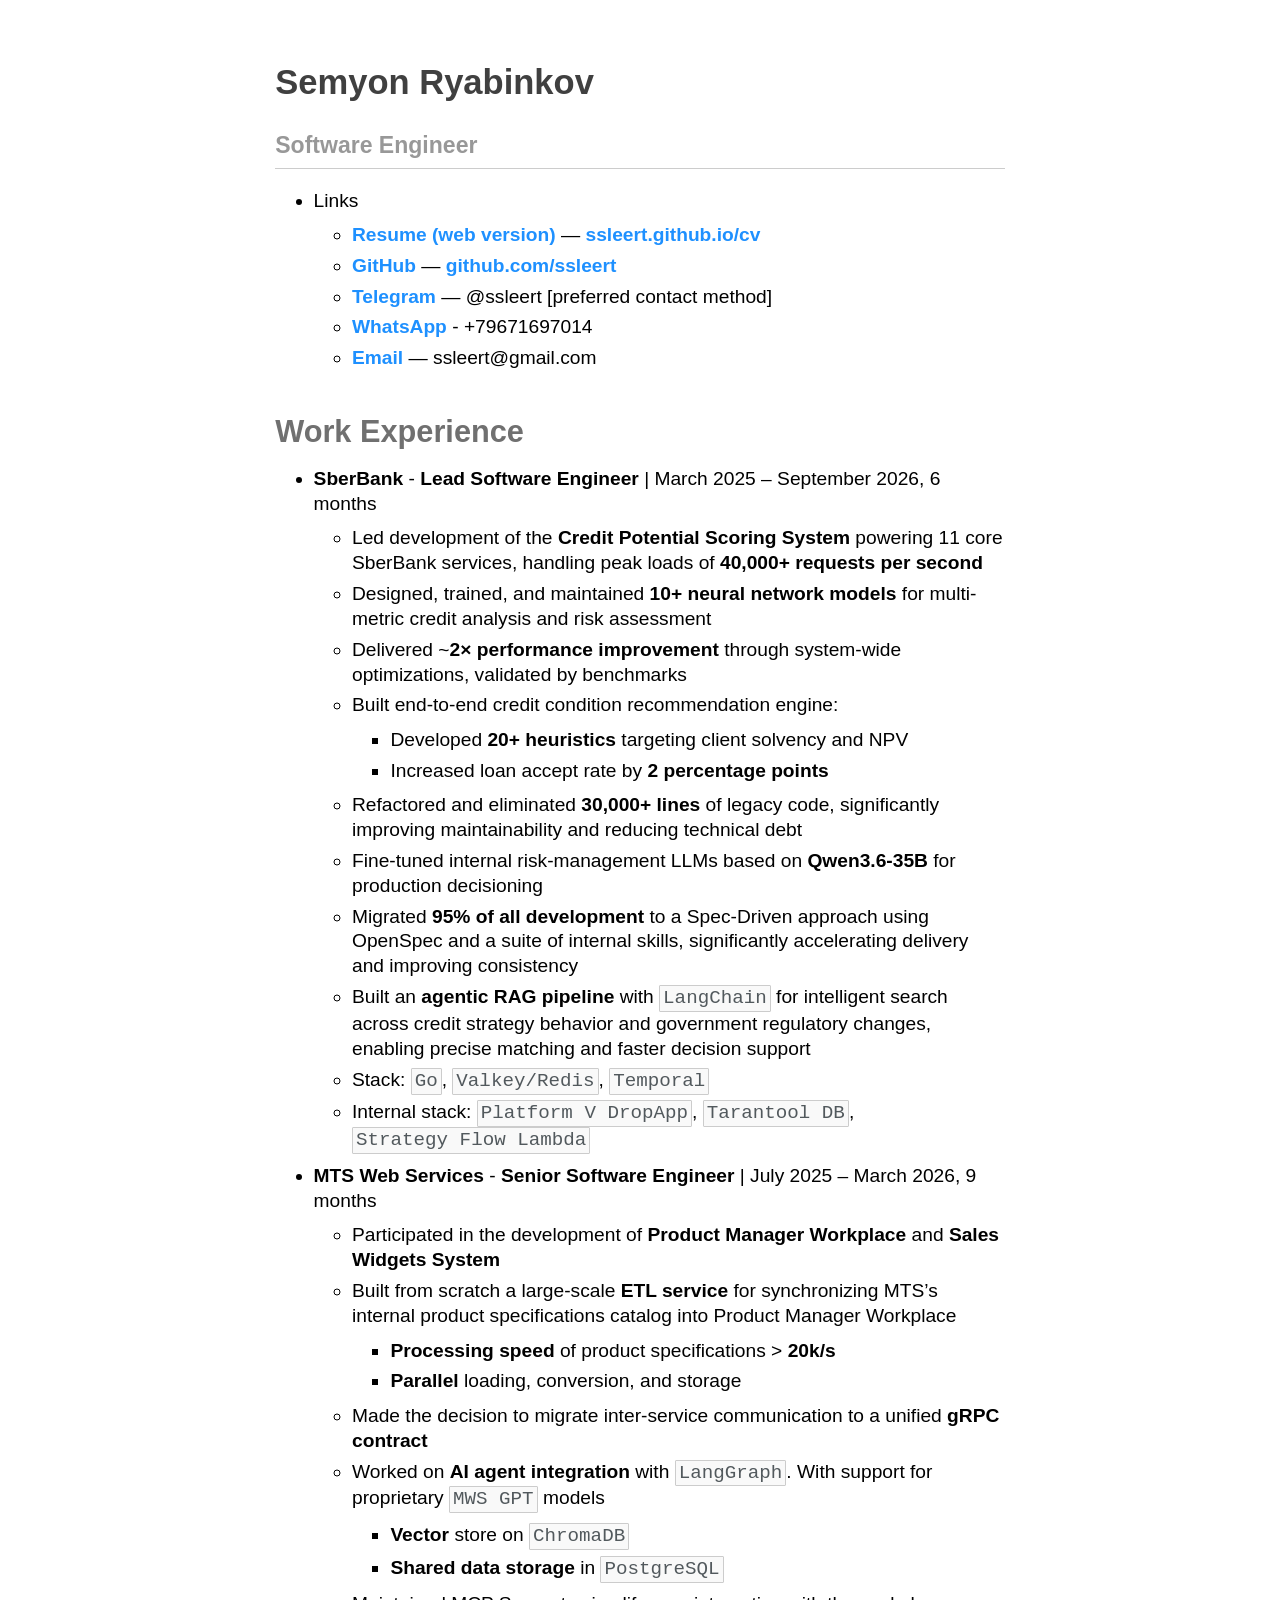
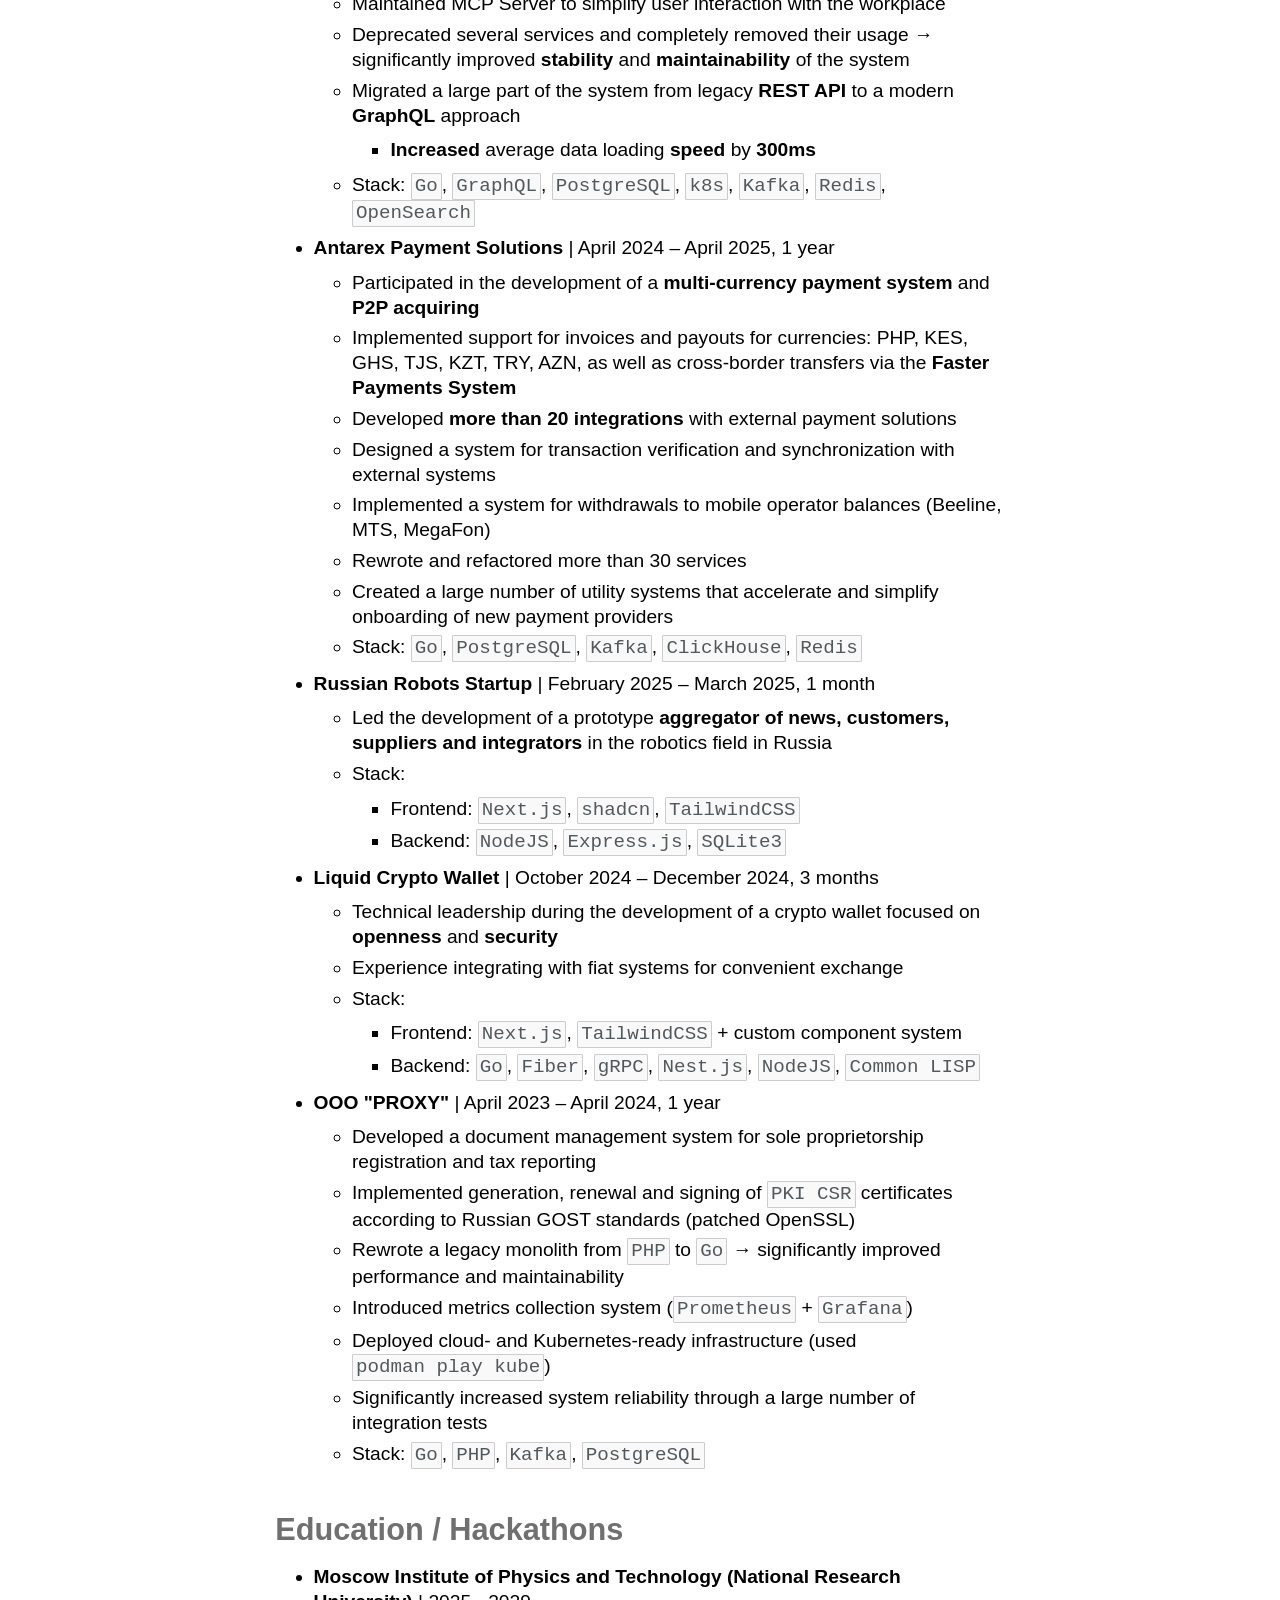
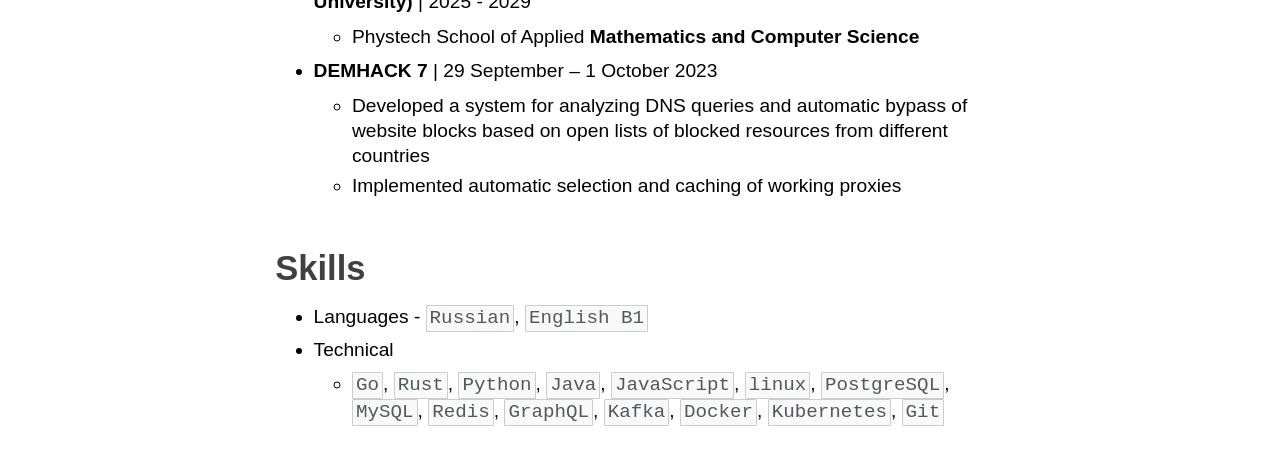
<file: index.html>
<!DOCTYPE html>
<html>
<head>
<link rel="Stylesheet" type="text/css" href="style.css">
<link rel="alternate" type="application/rss+xml" title="RSS" href="rss.xml">
<title>cv</title>
<meta http-equiv="Content-Type" content="text/html; charset=utf-8">
<meta name="viewport" content="width=device-width, initial-scale=1">
</head>
<body>

<div id="Semyon Ryabinkov"><h2 id="Semyon Ryabinkov" class="header"><a href="#Semyon Ryabinkov">Semyon Ryabinkov</a></h2></div>
<div id="Semyon Ryabinkov-Software Engineer"><h5 id="Software Engineer" class="header"><a href="#Semyon Ryabinkov-Software Engineer">Software Engineer</a></h5></div>
<hr />

<ul>
<li>
Links

<ul>
<li>
<a href="https://ssleert.github.io/cv/">Resume (web version)</a> — <a href="https://ssleert.github.io/cv/">ssleert.github.io/cv</a>

<li>
<a href="https://github.com/ssleert">GitHub</a> — <a href="https://github.com/ssleert">github.com/ssleert</a>

<li>
<a href="https://t.me/ssleert">Telegram</a> — @ssleert [preferred contact method]

<li>
<a href="https://wa.me/79671697014">WhatsApp</a> - +79671697014

<li>
<a href="mailto:ssleert@gmail.com">Email</a> — ssleert@gmail.com

</ul>
</ul>
<div id="Semyon Ryabinkov-Work Experience"><h3 id="Work Experience" class="header"><a href="#Semyon Ryabinkov-Work Experience">Work Experience</a></h3></div>
<ul>
<li>
<span id="Semyon Ryabinkov-Work Experience-SberBank"></span><strong id="SberBank">SberBank</strong> - <span id="Semyon Ryabinkov-Work Experience-Lead Software Engineer"></span><strong id="Lead Software Engineer">Lead Software Engineer</strong> | March 2025 – September 2026, 6 months

<ul>
<li>
Led development of the <span id="Semyon Ryabinkov-Work Experience-Credit Potential Scoring System"></span><strong id="Credit Potential Scoring System">Credit Potential Scoring System</strong> powering 11 core SberBank services, handling peak loads of <span id="Semyon Ryabinkov-Work Experience-40,000+ requests per second"></span><strong id="40,000+ requests per second">40,000+ requests per second</strong>

<li>
Designed, trained, and maintained <span id="Semyon Ryabinkov-Work Experience-10+ neural network models"></span><strong id="10+ neural network models">10+ neural network models</strong> for multi-metric credit analysis and risk assessment

<li>
Delivered ~<span id="Semyon Ryabinkov-Work Experience-2× performance improvement"></span><strong id="2× performance improvement">2× performance improvement</strong> through system-wide optimizations, validated by benchmarks

<li>
Built end-to-end credit condition recommendation engine:

<ul>
<li>
Developed <span id="Semyon Ryabinkov-Work Experience-20+ heuristics"></span><strong id="20+ heuristics">20+ heuristics</strong> targeting client solvency and NPV

<li>
Increased loan accept rate by <span id="Semyon Ryabinkov-Work Experience-2 percentage points"></span><strong id="2 percentage points">2 percentage points</strong>

</ul>
<li>
Refactored and eliminated <span id="Semyon Ryabinkov-Work Experience-30,000+ lines"></span><strong id="30,000+ lines">30,000+ lines</strong> of legacy code, significantly improving maintainability and reducing technical debt

<li>
Fine-tuned internal risk-management LLMs based on <span id="Semyon Ryabinkov-Work Experience-Qwen3.6-35B"></span><strong id="Qwen3.6-35B">Qwen3.6-35B</strong> for production decisioning

<li>
Migrated <span id="Semyon Ryabinkov-Work Experience-95% of all development"></span><strong id="95% of all development">95% of all development</strong> to a Spec-Driven approach using OpenSpec and a suite of internal skills, significantly accelerating delivery and improving consistency

<li>
Built an <span id="Semyon Ryabinkov-Work Experience-agentic RAG pipeline"></span><strong id="agentic RAG pipeline">agentic RAG pipeline</strong> with <code>LangChain</code> for intelligent search across credit strategy behavior and government regulatory changes, enabling precise matching and faster decision support

<li>
Stack: <code>Go</code>, <code>Valkey/Redis</code>, <code>Temporal</code>

<li>
Internal stack: <code>Platform V DropApp</code>, <code>Tarantool DB</code>, <code>Strategy Flow Lambda</code>

</ul>
<li>
<span id="Semyon Ryabinkov-Work Experience-MTS Web Services"></span><strong id="MTS Web Services">MTS Web Services</strong> - <span id="Semyon Ryabinkov-Work Experience-Senior Software Engineer"></span><strong id="Senior Software Engineer">Senior Software Engineer</strong> | July 2025 – March 2026, 9 months

<ul>
<li>
Participated in the development of <span id="Semyon Ryabinkov-Work Experience-Product Manager Workplace"></span><strong id="Product Manager Workplace">Product Manager Workplace</strong> and <span id="Semyon Ryabinkov-Work Experience-Sales Widgets System"></span><strong id="Sales Widgets System">Sales Widgets System</strong>

<li>
Built from scratch a large-scale <span id="Semyon Ryabinkov-Work Experience-ETL service"></span><strong id="ETL service">ETL service</strong> for synchronizing MTS’s internal product specifications catalog into Product Manager Workplace

<ul>
<li>
<span id="Semyon Ryabinkov-Work Experience-Processing speed"></span><strong id="Processing speed">Processing speed</strong> of product specifications &gt; <span id="Semyon Ryabinkov-Work Experience-20k/s"></span><strong id="20k/s">20k/s</strong>

<li>
<span id="Semyon Ryabinkov-Work Experience-Parallel"></span><strong id="Parallel">Parallel</strong> loading, conversion, and storage

</ul>
<li>
Made the decision to migrate inter-service communication to a unified <span id="Semyon Ryabinkov-Work Experience-gRPC contract"></span><strong id="gRPC contract">gRPC contract</strong>

<li>
Worked on <span id="Semyon Ryabinkov-Work Experience-AI agent integration"></span><strong id="AI agent integration">AI agent integration</strong> with <code>LangGraph</code>. With support for proprietary <code>MWS GPT</code> models

<ul>
<li>
<span id="Semyon Ryabinkov-Work Experience-Vector"></span><strong id="Vector">Vector</strong> store on <code>ChromaDB</code>

<li>
<span id="Semyon Ryabinkov-Work Experience-Shared data storage"></span><strong id="Shared data storage">Shared data storage</strong> in <code>PostgreSQL</code>

</ul>
<li>
Maintained MCP Server to simplify user interaction with the workplace

<li>
Deprecated several services and completely removed their usage → significantly improved <span id="Semyon Ryabinkov-Work Experience-stability"></span><strong id="stability">stability</strong> and <span id="Semyon Ryabinkov-Work Experience-maintainability"></span><strong id="maintainability">maintainability</strong> of the system

<li>
Migrated a large part of the system from legacy <span id="Semyon Ryabinkov-Work Experience-REST API"></span><strong id="REST API">REST API</strong> to a modern <span id="Semyon Ryabinkov-Work Experience-GraphQL"></span><strong id="GraphQL">GraphQL</strong> approach

<ul>
<li>
<span id="Semyon Ryabinkov-Work Experience-Increased"></span><strong id="Increased">Increased</strong> average data loading <span id="Semyon Ryabinkov-Work Experience-speed"></span><strong id="speed">speed</strong> by <span id="Semyon Ryabinkov-Work Experience-300ms"></span><strong id="300ms">300ms</strong>

</ul>
<li>
Stack: <code>Go</code>, <code>GraphQL</code>, <code>PostgreSQL</code>, <code>k8s</code>, <code>Kafka</code>, <code>Redis</code>, <code>OpenSearch</code>

</ul>
<li>
<span id="Semyon Ryabinkov-Work Experience-Antarex Payment Solutions"></span><strong id="Antarex Payment Solutions">Antarex Payment Solutions</strong> | April 2024 – April 2025, 1 year

<ul>
<li>
Participated in the development of a <span id="Semyon Ryabinkov-Work Experience-multi-currency payment system"></span><strong id="multi-currency payment system">multi-currency payment system</strong> and <span id="Semyon Ryabinkov-Work Experience-P2P acquiring"></span><strong id="P2P acquiring">P2P acquiring</strong>

<li>
Implemented support for invoices and payouts for currencies: PHP, KES, GHS, TJS, KZT, TRY, AZN, as well as cross-border transfers via the <span id="Semyon Ryabinkov-Work Experience-Faster Payments System"></span><strong id="Faster Payments System">Faster Payments System</strong>

<li>
Developed <span id="Semyon Ryabinkov-Work Experience-more than 20 integrations"></span><strong id="more than 20 integrations">more than 20 integrations</strong> with external payment solutions

<li>
Designed a system for transaction verification and synchronization with external systems

<li>
Implemented a system for withdrawals to mobile operator balances (Beeline, MTS, MegaFon)

<li>
Rewrote and refactored more than 30 services

<li>
Created a large number of utility systems that accelerate and simplify onboarding of new payment providers

<li>
Stack: <code>Go</code>, <code>PostgreSQL</code>, <code>Kafka</code>, <code>ClickHouse</code>, <code>Redis</code>

</ul>
<li>
<span id="Semyon Ryabinkov-Work Experience-Russian Robots Startup"></span><strong id="Russian Robots Startup">Russian Robots Startup</strong> | February 2025 – March 2025, 1 month

<ul>
<li>
Led the development of a prototype <span id="Semyon Ryabinkov-Work Experience-aggregator of news, customers, suppliers and integrators"></span><strong id="aggregator of news, customers, suppliers and integrators">aggregator of news, customers, suppliers and integrators</strong> in the robotics field in Russia

<li>
Stack:

<ul>
<li>
Frontend: <code>Next.js</code>, <code>shadcn</code>, <code>TailwindCSS</code>

<li>
Backend: <code>NodeJS</code>, <code>Express.js</code>, <code>SQLite3</code>

</ul>
</ul>
<li>
<span id="Semyon Ryabinkov-Work Experience-Liquid Crypto Wallet"></span><strong id="Liquid Crypto Wallet">Liquid Crypto Wallet</strong> | October 2024 – December 2024, 3 months

<ul>
<li>
Technical leadership during the development of a crypto wallet focused on <span id="Semyon Ryabinkov-Work Experience-openness"></span><strong id="openness">openness</strong> and <span id="Semyon Ryabinkov-Work Experience-security"></span><strong id="security">security</strong>

<li>
Experience integrating with fiat systems for convenient exchange

<li>
Stack:

<ul>
<li>
Frontend: <code>Next.js</code>, <code>TailwindCSS</code> + custom component system

<li>
Backend: <code>Go</code>, <code>Fiber</code>, <code>gRPC</code>, <code>Nest.js</code>, <code>NodeJS</code>, <code>Common LISP</code>

</ul>
</ul>
<li>
<span id="Semyon Ryabinkov-Work Experience-OOO &quot;PROXY&quot;"></span><strong id="OOO &quot;PROXY&quot;">OOO "PROXY"</strong> | April 2023 – April 2024, 1 year

<ul>
<li>
Developed a document management system for sole proprietorship registration and tax reporting

<li>
Implemented generation, renewal and signing of <code>PKI CSR</code> certificates according to Russian GOST standards (patched OpenSSL)

<li>
Rewrote a legacy monolith from <code>PHP</code> to <code>Go</code> → significantly improved performance and maintainability

<li>
Introduced metrics collection system (<code>Prometheus</code> + <code>Grafana</code>)

<li>
Deployed cloud- and Kubernetes-ready infrastructure (used <code>podman play kube</code>)

<li>
Significantly increased system reliability through a large number of integration tests

<li>
Stack: <code>Go</code>, <code>PHP</code>, <code>Kafka</code>, <code>PostgreSQL</code>

</ul>
</ul>
<div id="Semyon Ryabinkov-Education / Hackathons"><h3 id="Education / Hackathons" class="header"><a href="#Semyon Ryabinkov-Education / Hackathons">Education / Hackathons</a></h3></div>
<ul>
<li>
<span id="Semyon Ryabinkov-Education / Hackathons-Moscow Institute of Physics and Technology (National Research University)"></span><strong id="Moscow Institute of Physics and Technology (National Research University)">Moscow Institute of Physics and Technology (National Research University)</strong> | 2025 - 2029

<ul>
<li>
Phystech School of Applied <span id="Semyon Ryabinkov-Education / Hackathons-Mathematics and Computer Science"></span><strong id="Mathematics and Computer Science">Mathematics and Computer Science</strong>

</ul>
<li>
<span id="Semyon Ryabinkov-Education / Hackathons-DEMHACK 7"></span><strong id="DEMHACK 7">DEMHACK 7</strong> | 29 September – 1 October 2023

<ul>
<li>
Developed a system for analyzing DNS queries and automatic bypass of website blocks based on open lists of blocked resources from different countries

<li>
Implemented automatic selection and caching of working proxies

</ul>
</ul>
<div id="Skills"><h2 id="Skills" class="header"><a href="#Skills">Skills</a></h2></div>
<ul>
<li>
Languages - <code>Russian</code>, <code>English B1</code>

<li>
Technical

<ul>
<li>
<code>Go</code>, <code>Rust</code>, <code>Python</code>, <code>Java</code>, <code>JavaScript</code>, <code>linux</code>,
    <code>PostgreSQL</code>, <code>MySQL</code>, <code>Redis</code>, <code>GraphQL</code>, <code>Kafka</code>,
    <code>Docker</code>, <code>Kubernetes</code>, <code>Git</code>

</ul>
</ul>

</body>
</html>
</file>
<file: style.css>
body {
  font-family: -apple-system, BlinkMacSystemFont, "Segoe UI", "Roboto", "Oxygen", "Ubuntu", "Cantarell", "Fira Sans", "Droid Sans", "Helvetica Neue", sans-serif;;
  margin: 2em 4em 2em 4em;
  font-size: 120%;
  max-width: 38em;
  margin: auto;
  padding: 13px;
  line-height: 130%;
}

h1, h2, h3, h4, h5, h6 {
  font-weight: bold;
  line-height:100%;
  margin-top: 1.5em;
  margin-bottom: 0.5em;
}

h1 {font-size: 2em; color: #000000;}
h2 {font-size: 1.8em; color: #404040;}
h3 {font-size: 1.6em; color: #707070;}
h4 {font-size: 1.4em; color: #909090;}
h5 {font-size: 1.2em; color: #989898;}
h6 {font-size: 1em; color: #9c9c9c;}

p, pre, blockquote, table, ul, ol, dl {
  margin-top: 1em;
  margin-bottom: 1em;
}

ul ul, ul ol, ol ol, ol ul {
  margin-top: 0.5em;
  margin-bottom: 0.5em;
}

li { margin: 0.3em auto; }

ul {
  margin-left: 2em;
  padding-left: 0;
}

dt { font-weight: bold; }

img { border: none; }

pre {
  border-left: 5px solid #dcdcdc;
  background-color: #f5f5f5;
  padding-left: 1em;
  font-family: Monaco, "Courier New", "DejaVu Sans Mono", "Bitstream Vera Sans Mono", monospace;
  font-size: 0.8em;
  border-radius: 6px;
}

p > a {
  color: white;
  text-decoration: none;
  font-size: 0.7em;
  padding: 3px 6px;
  border-radius: 3px;
  background-color: #1e90ff;
  text-transform: uppercase;
  font-weight: bold;
}

p > a:hover {
  color: #dcdcdc;
  background-color: #484848;
}

li > a {
  color: #1e90ff;
  font-weight: bold;
  text-decoration: none;
}

li > a:hover { color: #ff4500; }

blockquote {
  color: #686868;
  font-size: 0.8em;
  line-height: 120%;
  padding: 0.8em;
  border-left: 5px solid #dcdcdc;
}

th, td {
  border: 1px solid #ccc;
  padding: 0.3em;
}

th { background-color: #f0f0f0; }

hr {
  border: none;
  border-top: 1px solid #ccc;
  width: 100%;
}

del {
  text-decoration: line-through;
  color: #777777;
}

.toc li { list-style-type: none; }

.todo {
  font-weight: bold;
  background-color: #ff4500 ;
  color: white;
  font-size: 0.8em;
  padding: 3px 6px;
  border-radius: 3px;
}

.justleft { text-align: left; }
.justright { text-align: right; }
.justcenter { text-align: center; }

.center {
  margin-left: auto;
  margin-right: auto;
}

.tag {
  background-color: #eeeeee;
  font-family: monospace;
  padding: 2px;
}

.header a {
  text-decoration: none;
  color: inherit;
}

/* classes for items of todo lists */

.rejected {
  /* list-style: none; */
  background-image: url([data-uri]);
  background-repeat: no-repeat;
  background-position: 0 .2em;
  padding-left: 1.5em;
}
.done0 {
  /* list-style: none; */
  background-image: url([data-uri]);
  background-repeat: no-repeat;
  background-position: 0 .2em;
  padding-left: 1.5em;
}
.done1 {
  background-image: url([data-uri]);
  background-repeat: no-repeat;
  background-position: 0 .15em;
  padding-left: 1.5em;
}
.done2 {
  background-image: url([data-uri]);
  background-repeat: no-repeat;
  background-position: 0 .15em;
  padding-left: 1.5em;
}
.done3 {
  background-image: url([data-uri]);
  background-repeat: no-repeat;
  background-position: 0 .15em;
  padding-left: 1.5em;
}
.done4 {
  background-image: url([data-uri]);
  background-repeat: no-repeat;
  background-position: 0 .15em;
  padding-left: 1.5em;
}

code {
  font-family: Monaco, "Courier New", "DejaVu Sans Mono", "Bitstream Vera Sans Mono", monospace;
  -webkit-border-radius: 1px;
  -moz-border-radius: 1px;
  border-radius: 1px;
  -moz-background-clip: padding;
  -webkit-background-clip: padding-box;
  background-clip: padding-box;
  padding: 0px 3px;
  display: inline-block;
  color: #52595d;
  border: 1px solid #ccc;
  background-color: #f9f9f9;
}
</file>
